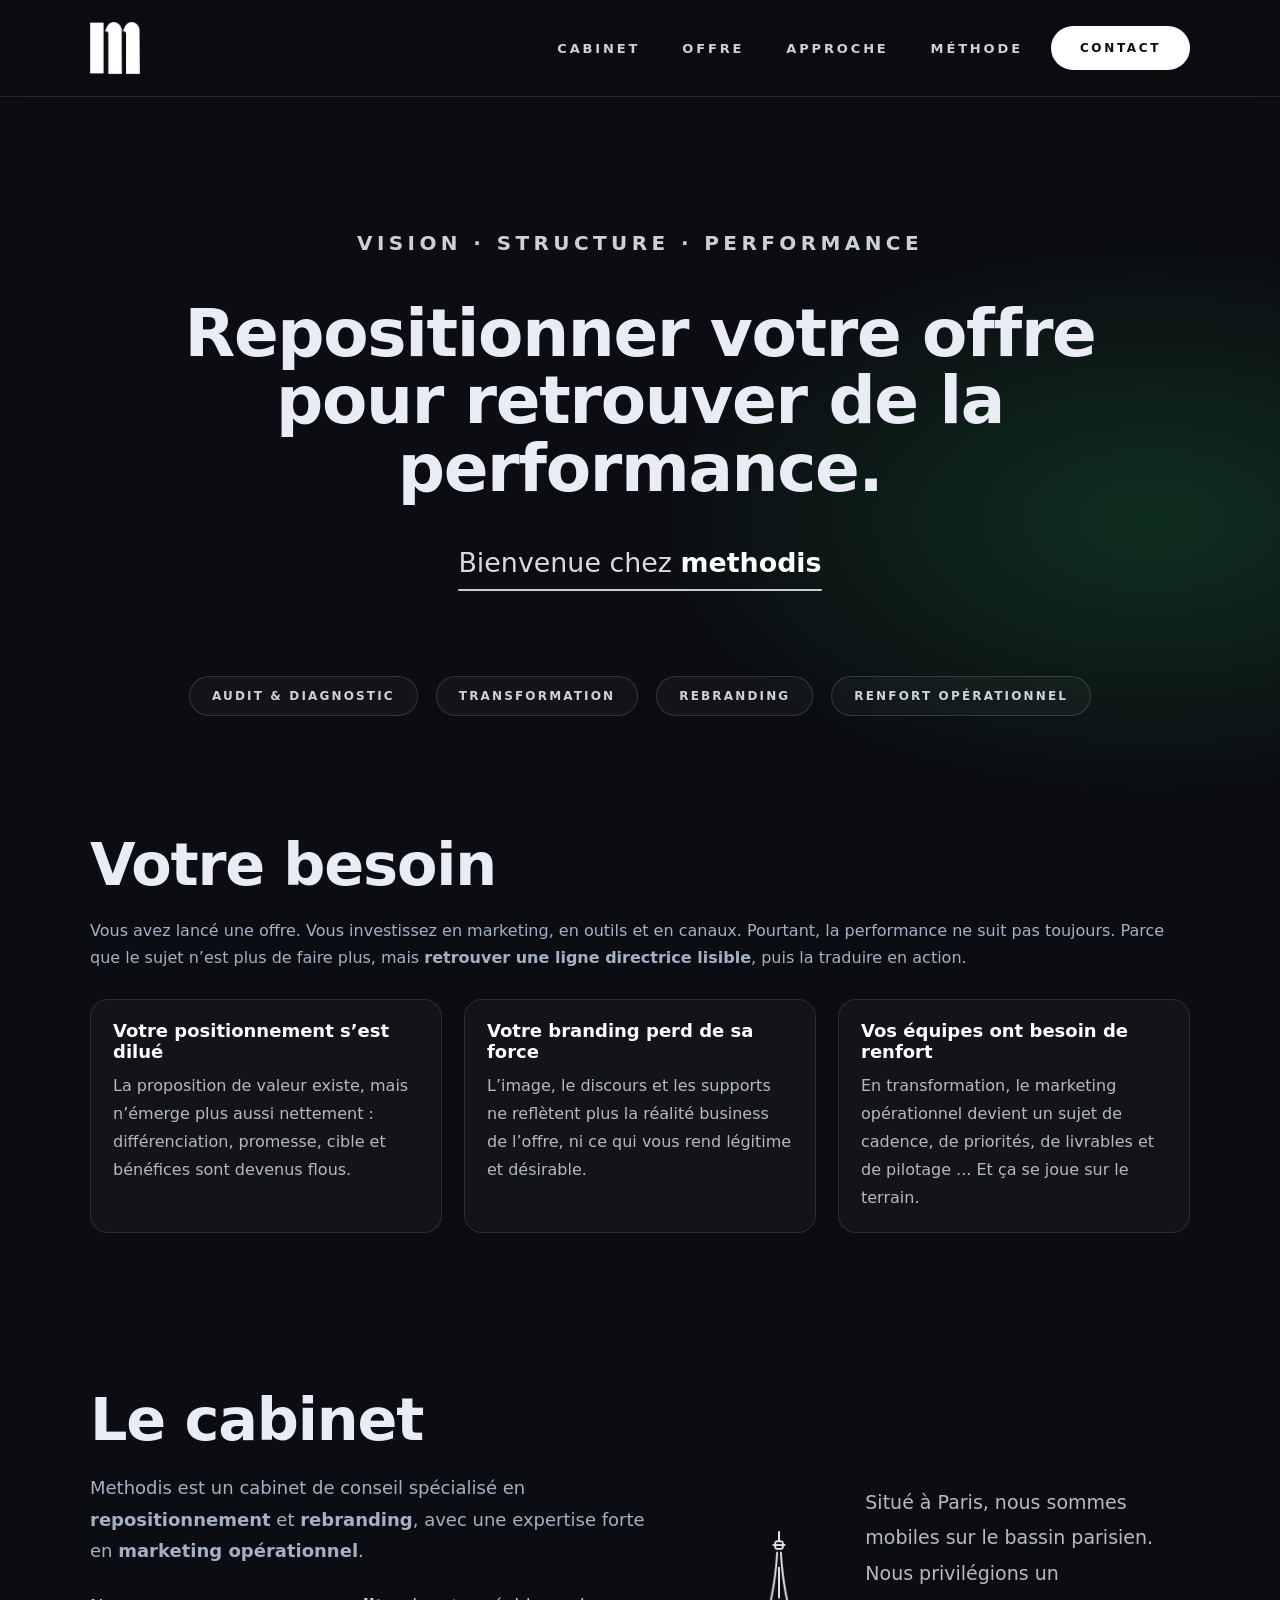
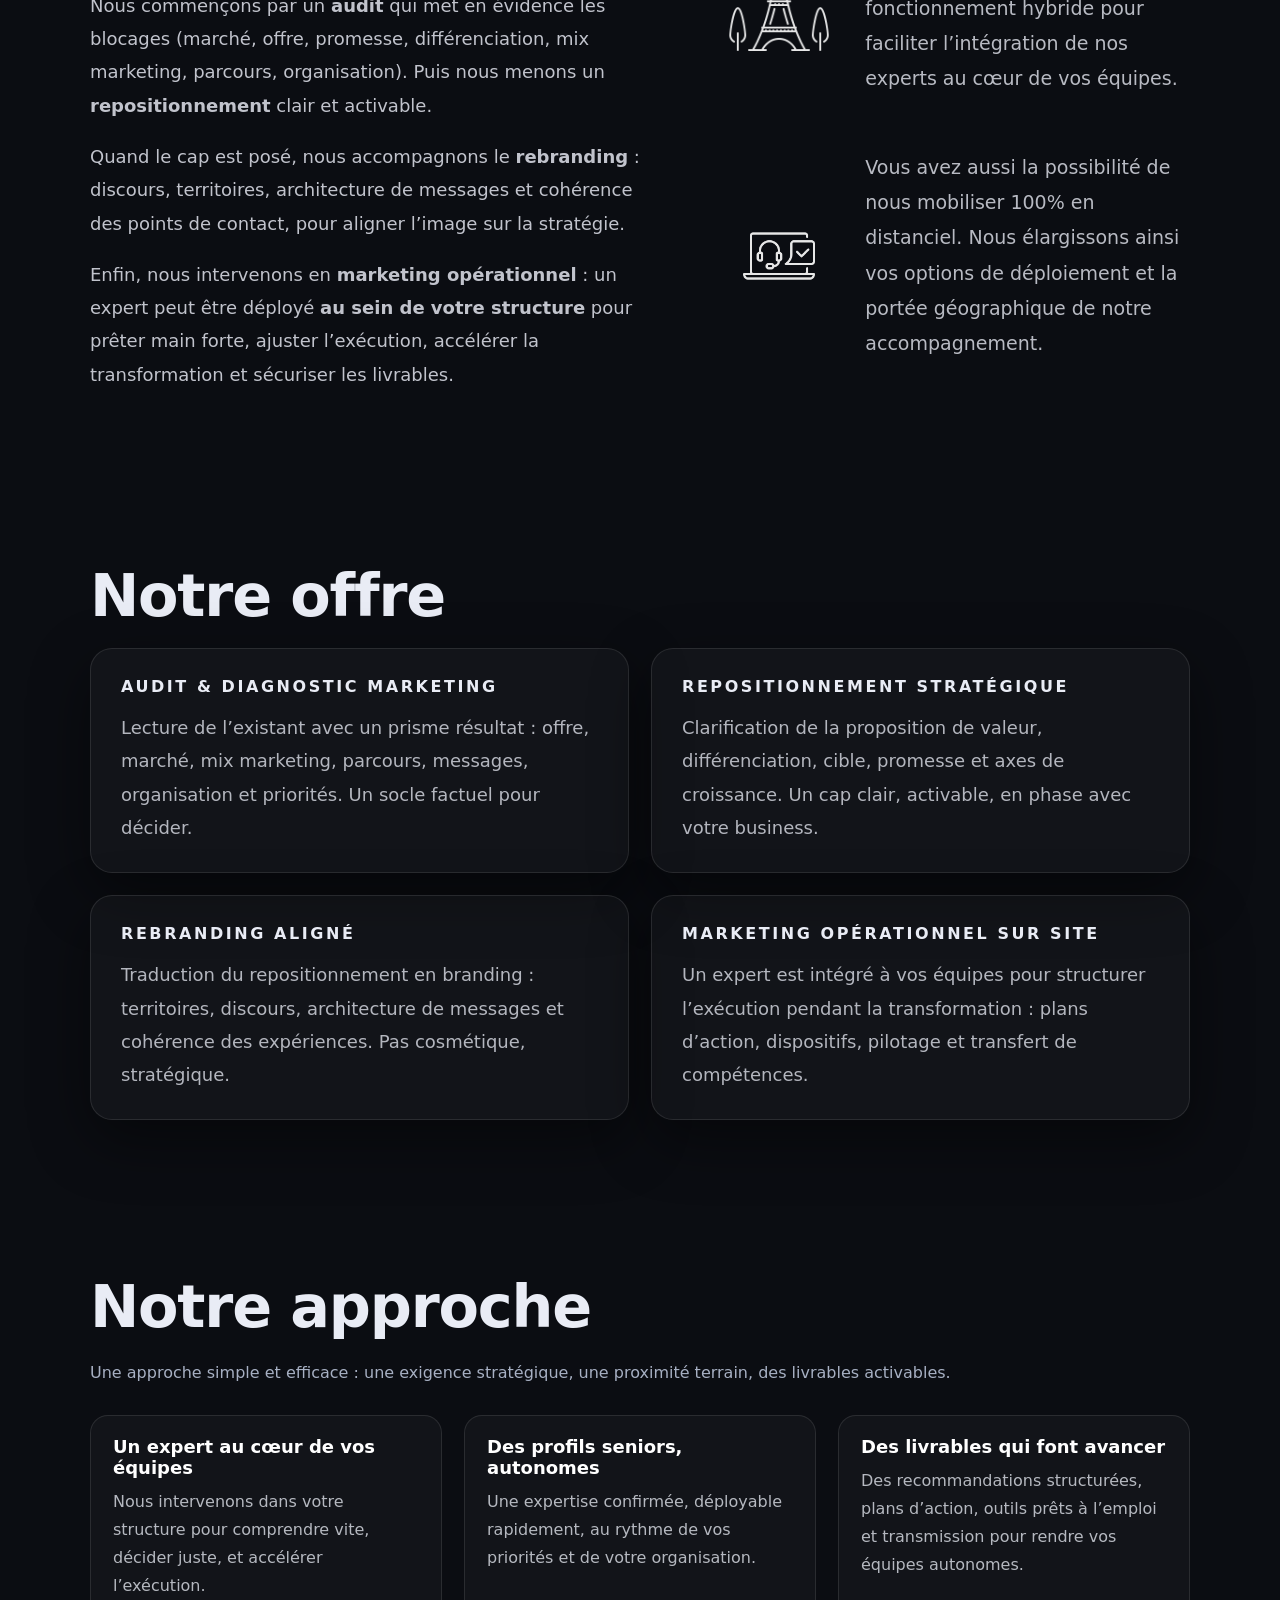
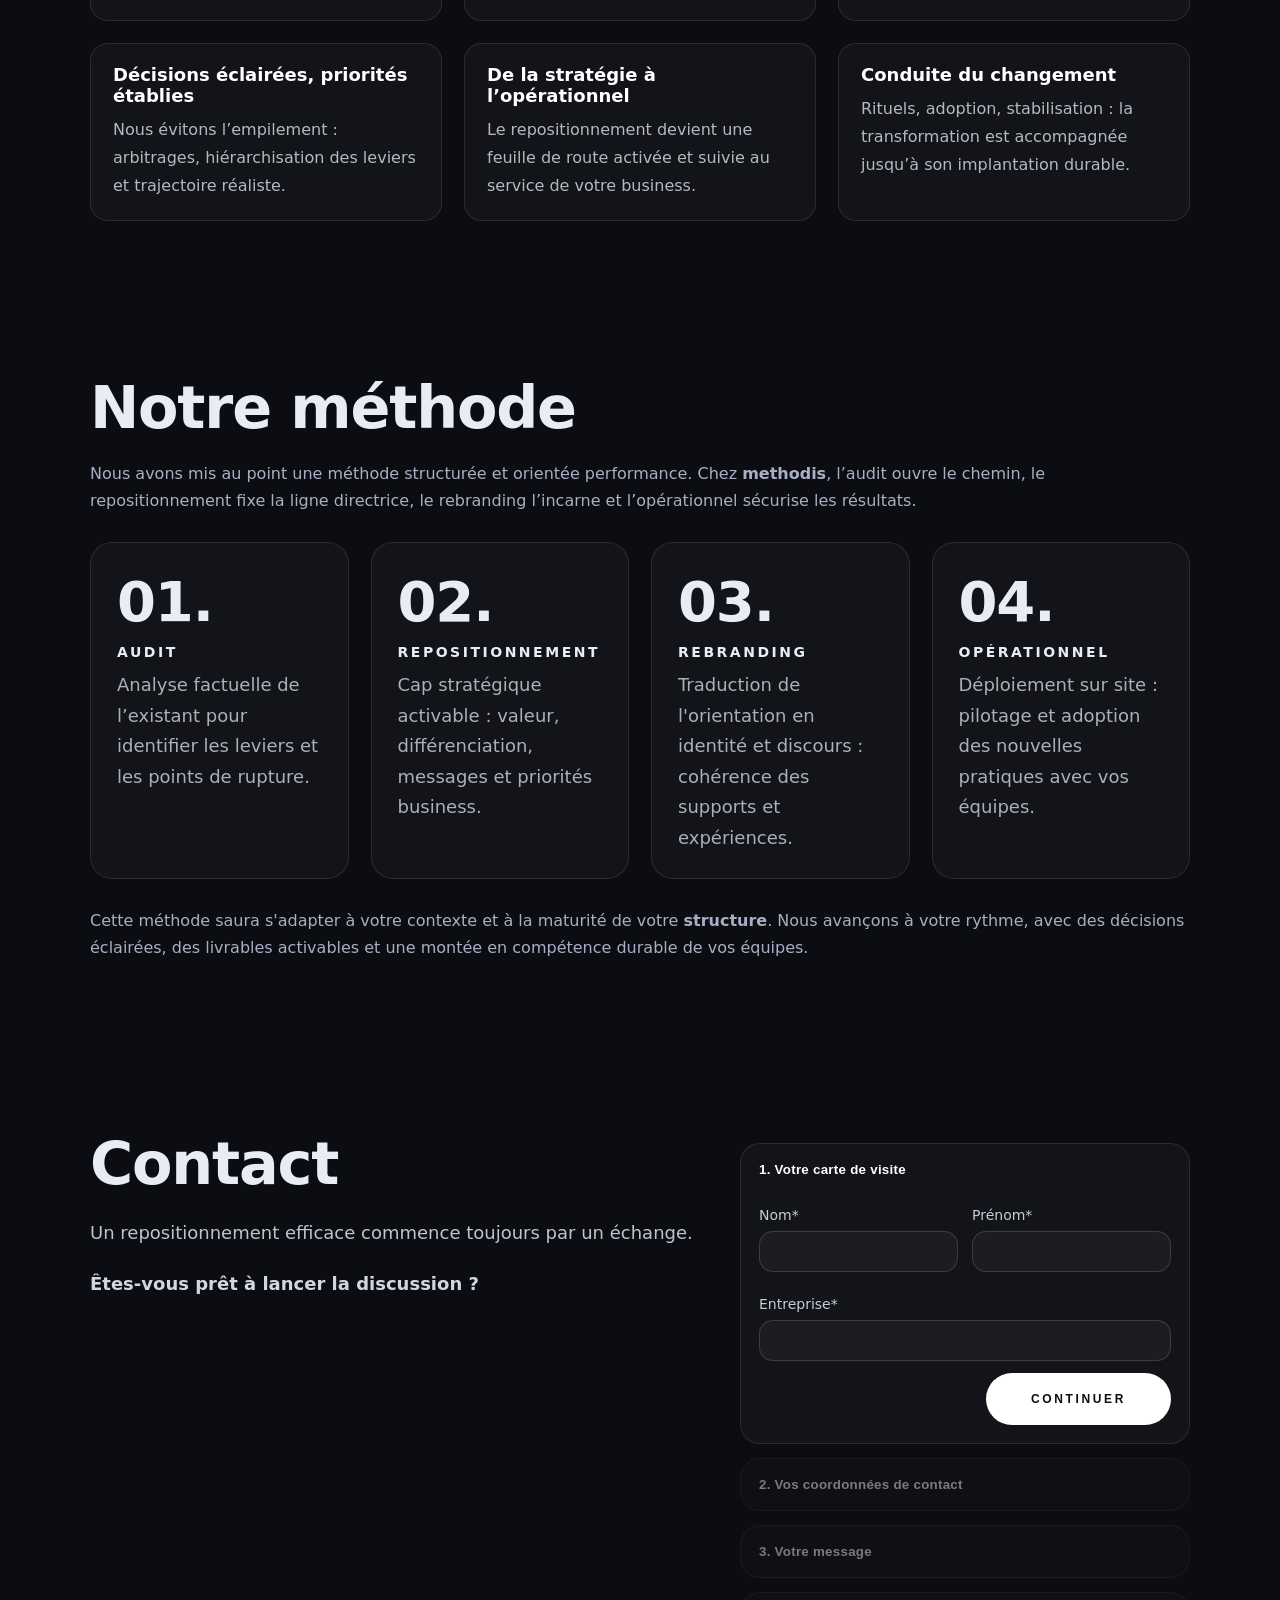
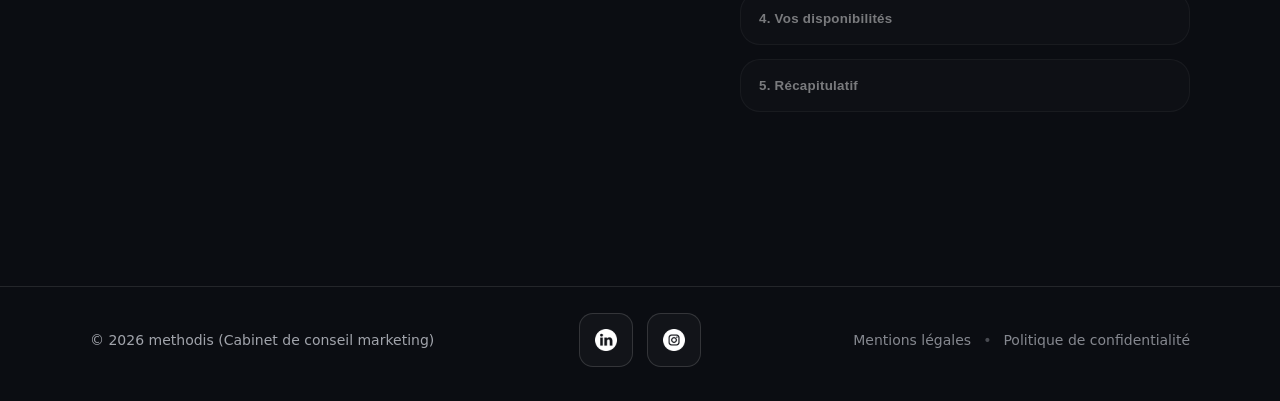
<file: index.html>
<!doctype html>
<html lang="fr">
  <head>
    <meta charset="UTF-8" />
    <meta name="viewport" content="width=device-width, initial-scale=1.0" />
    <title>methodis — Cabinet de conseil marketing</title>
    <meta
  name="description"
  content="Cabinet de conseil spécialisé en repositionnement, rebranding et marketing opérationnel sur site."
/>

<link rel="icon" href="/methodis/assets/favicon.ico">
<link rel="stylesheet" href="styles.css" />

  </head>

  <body>
    <!-- Header -->
    <header class="topbar">
      <div class="wrap topbar__inner">
        <a class="brand" href="#top" aria-label="Retour en haut">
          <img class="brand__logo" src="assets/logo_methodis_white.png" alt="methodis" />
        </a>

        <div class="topbar__right">
          <nav class="nav" aria-label="Navigation principale">
            <a class="nav__link" href="#cabinet">Cabinet</a>
            <a class="nav__link" href="#offre">Offre</a>
            <a class="nav__link" href="#approche">Approche</a>
            <a class="nav__link" href="#methode">Méthode</a>
          </nav>

          <a class="btn btn--contact" href="#contact">Contact</a>
        </div>
      </div>
      <div class="topbar__divider"></div>
    </header>

    <main id="top">
      <!-- HERO -->
<section class="hero">
  <div class="wrap hero__inner">
    <!-- 3 mots clés -->
    <p class="hero__kicker">VISION · STRUCTURE · PERFORMANCE</p>

    <!-- titre -->
    <h1 class="hero__title">
      Repositionner votre offre<br />
      pour retrouver de la performance.
    </h1>

    <!-- bienvenue -->
    <div class="hero__welcome">
      <span class="hero__welcomeText">
        Bienvenue chez <strong>methodis</strong>
      </span>
      <span class="hero__underline" aria-hidden="true"></span>
    </div>

    <!-- Pills (boussole) -->
    <div class="pillRow" aria-label="Axes d’intervention">
      <span class="pill">Audit &amp; diagnostic</span>
      <span class="pill">Transformation</span>
      <span class="pill">Rebranding</span>
      <span class="pill">Renfort opérationnel</span>
    </div>
  </div>
</section>

      <!-- VOTRE BESOIN -->
      <section class="section" id="besoin">
        <div class="wrap">
          <h2 class="h2">Votre besoin</h2>
          <p class="sub">
            Vous avez lancé une offre. Vous investissez en marketing, en outils et en canaux.
            Pourtant, la performance ne suit pas toujours. Parce que le sujet n’est plus de faire plus,
            mais <strong>retrouver une ligne directrice lisible</strong>, puis la traduire en action.
          </p>

          <div class="grid grid--3">
            <article class="barCard">
              <h3 class="barCard__title">Votre positionnement s’est dilué</h3>
              <p class="barCard__text">
                La proposition de valeur existe, mais n’émerge plus aussi nettement : différenciation, promesse,
                cible et bénéfices sont devenus flous.
              </p>
            </article>

            <article class="barCard">
              <h3 class="barCard__title">Votre branding perd de sa force</h3>
              <p class="barCard__text">
                L’image, le discours et les supports ne reflètent plus la réalité business de l’offre,
                ni ce qui vous rend légitime et désirable.
              </p>
            </article>

            <article class="barCard">
              <h3 class="barCard__title">Vos équipes ont besoin de renfort</h3>
              <p class="barCard__text">
                En transformation, le marketing opérationnel devient un sujet de cadence, de priorités,
                de livrables et de pilotage ... Et ça se joue sur le terrain.
              </p>
            </article>
          </div>
        </div>
      </section>

      <!-- CABINET -->
      <section class="section" id="cabinet">
        <div class="wrap cabinet">
          <div class="cabinet__left">
            <h2 class="h2">Le cabinet</h2>

            <p class="lead">
              Methodis est un cabinet de conseil spécialisé en <strong>repositionnement</strong> et
              <strong>rebranding</strong>, avec une expertise forte en <strong>marketing opérationnel</strong>.
            </p>

            <p class="p">
              Nous commençons par un <strong>audit</strong> qui met en évidence les blocages
              (marché, offre, promesse, différenciation, mix marketing, parcours, organisation).
              Puis nous menons un <strong>repositionnement</strong> clair et activable.
            </p>

            <p class="p">
              Quand le cap est posé, nous accompagnons le <strong>rebranding</strong> :
              discours, territoires, architecture de messages et cohérence des points de contact,
              pour aligner l’image sur la stratégie.
            </p>

            <p class="p">
              Enfin, nous intervenons en <strong>marketing opérationnel</strong> :
              un expert peut être déployé <strong>au sein de votre structure</strong> pour prêter main forte,
              ajuster l’exécution, accélérer la transformation et sécuriser les livrables.
            </p>
          </div>

          <div class="cabinet__right">
  <div class="cabinetAsides">
    <!-- Bloc Paris -->
    <div class="cabinetAside">
      <div class="cabinetAside__icon" aria-hidden="true">
        <img src="assets/eiffel-tower.png" alt="" />
      </div>

      <p class="cabinetAside__text">
        Situé à Paris, nous sommes mobiles sur le bassin parisien.
        Nous privilégions un fonctionnement hybride pour faciliter
        l’intégration de nos experts au cœur de vos équipes.
      </p>
    </div>

    <!-- Bloc Distanciel -->
    <div class="cabinetAside cabinetAside--remote">
      <div class="cabinetAside__icon" aria-hidden="true">
        <img src="assets/video-call.png" alt="" />
      </div>

      <p class="cabinetAside__text">
        Vous avez aussi la possibilité de nous mobiliser 100% en distanciel.
        Nous élargissons ainsi vos options de déploiement et la portée
        géographique de notre accompagnement.
      </p>
    </div>
  </div>
</div>
        </div>
      </section>

      <!-- OFFRE -->
      <section class="section" id="offre">
        <div class="wrap">
          <h2 class="h2">Notre offre</h2>

          <div class="grid grid--2">
            <article class="card">
              <h3 class="card__title">
                Audit &amp; diagnostic marketing
              </h3>
              <p class="card__text">
                Lecture de l’existant avec un prisme résultat : offre, marché, mix marketing, parcours,
                messages, organisation et priorités. Un socle factuel pour décider.
              </p>
            </article>

            <article class="card">
              <h3 class="card__title">
                Repositionnement stratégique
              </h3>
              <p class="card__text">
                Clarification de la proposition de valeur, différenciation, cible, promesse et axes de croissance.
                Un cap clair, activable, en phase avec votre business.
              </p>
            </article>

            <article class="card">
              <h3 class="card__title">
                Rebranding aligné
              </h3>
              <p class="card__text">
                Traduction du repositionnement en branding : territoires, discours, architecture de messages
                et cohérence des expériences. Pas cosmétique, stratégique.
              </p>
            </article>

            <article class="card">
              <h3 class="card__title">
                Marketing opérationnel sur site
              </h3>
              <p class="card__text">
                Un expert est intégré à vos équipes pour structurer l’exécution pendant la transformation :
                plans d’action, dispositifs, pilotage et transfert de compétences.
              </p>
            </article>
          </div>
        </div>
      </section>

      <!-- APPROCHE -->
      <section class="section" id="approche">
        <div class="wrap">
          <h2 class="h2">Notre approche</h2>
          <p class="sub">
            Une approche simple et efficace : une exigence stratégique, une proximité terrain, des livrables activables.
          </p>

          <div class="grid grid--3">
            <article class="barCard">
              <h3 class="barCard__title">Un expert au cœur de vos équipes</h3>
              <p class="barCard__text">
                Nous intervenons dans votre structure pour comprendre vite, décider juste, et accélérer l’exécution.
              </p>
            </article>

            <article class="barCard">
              <h3 class="barCard__title">Des profils seniors, autonomes</h3>
              <p class="barCard__text">
                Une expertise confirmée, déployable rapidement, au rythme de vos priorités et de votre organisation.
              </p>
            </article>

            <article class="barCard">
              <h3 class="barCard__title">Des livrables qui font avancer</h3>
              <p class="barCard__text">
                Des recommandations structurées, plans d’action, outils prêts à l’emploi et transmission pour rendre vos équipes autonomes.
              </p>
            </article>

            <article class="barCard">
              <h3 class="barCard__title">Décisions éclairées, priorités établies</h3>
              <p class="barCard__text">
                Nous évitons l’empilement : arbitrages, hiérarchisation des leviers et trajectoire réaliste.
              </p>
            </article>

            <article class="barCard">
              <h3 class="barCard__title">De la stratégie à l’opérationnel</h3>
              <p class="barCard__text">
                Le repositionnement devient une feuille de route activée et suivie au service de votre business.
              </p>
            </article>

            <article class="barCard">
              <h3 class="barCard__title">Conduite du changement</h3>
              <p class="barCard__text">
                Rituels, adoption, stabilisation : la transformation est accompagnée jusqu’à son implantation durable.
              </p>
            </article>
          </div>
        </div>
      </section>

      <!-- METHODE -->
      <section class="section" id="methode">
        <div class="wrap">
          <h2 class="h2">Notre méthode</h2>

          <p class="sub">
            Nous avons mis au point une méthode structurée et orientée performance.
            Chez <strong>methodis</strong>, l’audit ouvre le chemin, le repositionnement fixe la ligne directrice,
            le rebranding l’incarne et l’opérationnel sécurise les résultats.
          </p>

          <div class="grid grid--4">
            <article class="step">
              <div class="step__num">01.</div>
              <h3 class="step__title">Audit</h3>
              <p class="step__text">
                Analyse factuelle de l’existant pour identifier les leviers et les points de rupture.
              </p>
            </article>

            <article class="step">
              <div class="step__num">02.</div>
              <h3 class="step__title">Repositionnement</h3>
              <p class="step__text">
                Cap stratégique activable : valeur, différenciation, messages et priorités business.
              </p>
            </article>

            <article class="step">
              <div class="step__num">03.</div>
              <h3 class="step__title">Rebranding</h3>
              <p class="step__text">
                Traduction de l'orientation en identité et discours : cohérence des supports et expériences.
              </p>
            </article>

            <article class="step">
              <div class="step__num">04.</div>
              <h3 class="step__title">Opérationnel</h3>
              <p class="step__text">
                Déploiement sur site : pilotage et adoption des nouvelles pratiques avec vos équipes.
              </p>
            </article>
          </div>

          <p class="sub" style="margin-top:28px;">
            Cette méthode saura s'adapter à votre contexte et à la maturité de votre <strong>structure</strong>.
            Nous avançons à votre rythme, avec des décisions éclairées, des livrables activables
            et une montée en compétence durable de vos équipes.
          </p>
        </div>
      </section>

      <!-- CONTACT -->
<section class="section contact" id="contact">
  <div class="wrap contact__inner">
    <div class="contact__copy">
      <h2 class="h2">Contact</h2>
      <p class="p">Un repositionnement efficace commence toujours par un échange.</p>
      <p class="p p--strong">Êtes-vous prêt à lancer la discussion ?</p>
    </div>

    <!-- Le formulaire (à la place du bouton mailto) -->
    <div class="contact__form">
      <form id="contactForm"
      class="step-form"
      action="https://formspree.io/f/xzdzvlee"
      method="POST"
      novalidate>
        <input type="hidden" name="_subject" id="emailSubject" value="Nouveau contact — methodis" />
<input type="hidden" name="_template" value="table" />
<input type="text" name="_gotcha" style="display:none" />

        <!-- 1 -->
        <div class="formStep" data-step="1" data-required="nom,prenom,entreprise">
          <button type="button" class="formStep__header" aria-expanded="true">
            <span class="formStep__title">1. Votre carte de visite</span>
            <span class="formStep__status" aria-live="polite"></span>
          </button>

          <div class="formStep__panel">
            <div class="formGrid2">
              <label class="formField">
                <span>Nom*</span>
                <input name="nom" autocomplete="family-name" required />
              </label>

              <label class="formField">
                <span>Prénom*</span>
                <input name="prenom" autocomplete="given-name" required />
              </label>
            </div>

            <label class="formField">
              <span>Entreprise*</span>
              <input name="entreprise" autocomplete="organization" required />
            </label>

            <div class="formActions">
              <button type="button" class="btn btn--primary formBtn" data-next>Continuer</button>
            </div>
          </div>
        </div>

        <!-- 2 -->
        <div class="formStep is-locked" data-step="2" data-required="email">
          <button type="button" class="formStep__header" aria-expanded="false">
            <span class="formStep__title">2. Vos coordonnées de contact</span>
            <span class="formStep__status" aria-live="polite"></span>
          </button>

          <div class="formStep__panel">
            <label class="formField">
              <span>Votre adresse email*</span>
              <input name="email" type="email" autocomplete="email" required />
            </label>

            <label class="formField">
              <span>Votre numéro de téléphone</span>
              <input name="telephone" type="tel" autocomplete="tel" />
            </label>

            <label class="formField">
              <span>Votre site internet</span>
              <input name="site" type="url" placeholder="https://…" />
            </label>

            <div class="formActions">
              <button type="button" class="btn formBtn" data-prev>Retour</button>
              <button type="button" class="btn btn--primary formBtn" data-next>Continuer</button>
            </div>
          </div>
        </div>

        <!-- 3 -->
        <div class="formStep is-locked" data-step="3" data-required="sujet">
          <button type="button" class="formStep__header" aria-expanded="false">
            <span class="formStep__title">3. Votre message</span>
            <span class="formStep__status" aria-live="polite"></span>
          </button>

          <div class="formStep__panel">
            <label class="formField">
              <span>Sujet*</span>
              <input name="sujet" required />
            </label>

            <label class="formField">
              <span>Missions souhaitées</span>
              <input name="missions" placeholder="ex. repositionnement, audit, stratégie…" />
            </label>

            <label class="formField">
              <span>Message</span>
              <textarea name="message" rows="5" placeholder="Décrivez votre besoin…"></textarea>
            </label>

            <div class="formActions">
              <button type="button" class="btn formBtn" data-prev>Retour</button>
              <button type="button" class="btn btn--primary formBtn" data-next>Continuer</button>
            </div>
          </div>
        </div>

        <!-- 4 -->
        <div class="formStep is-locked" data-step="4" data-required="">
          <button type="button" class="formStep__header" aria-expanded="false">
            <span class="formStep__title">4. Vos disponibilités</span>
            <span class="formStep__status" aria-live="polite"></span>
          </button>

          <div class="formStep__panel">
            <label class="formField">
              <span>Pour être appelé (si numéro renseigné)</span>
              <input name="dispo_appel" placeholder="ex. lun–jeu 9h–12h / après 18h…" />
            </label>

            <label class="formField">
              <span>Pour un début de mission souhaité</span>
              <input name="debut_mission" placeholder="ex. dès février / Q2 / date…" />
            </label>

            <div class="formActions">
              <button type="button" class="btn formBtn" data-prev>Retour</button>
              <button type="button" class="btn btn--primary formBtn" data-next>Voir le récapitulatif</button>
            </div>
          </div>
        </div>

        <!-- 5 -->
        <div class="formStep is-locked" data-step="5" data-required="nom,prenom,entreprise,email,sujet">
          <button type="button" class="formStep__header" aria-expanded="false">
            <span class="formStep__title">5. Récapitulatif</span>
            <span class="formStep__status" aria-live="polite"></span>
          </button>

          <div class="formStep__panel">
            <div id="recap" class="recap"></div>

            <div class="formActions">
              <button type="button" class="btn formBtn" data-prev>Retour</button>
              <button type="submit" class="btn btn--primary formBtn">Envoyer</button>
            </div>

            <p class="fineprint">
              En envoyant ce message, vous acceptez d’être recontacté dans le cadre de votre demande.
            </p>
          </div>
        </div>

        <div id="formToast" class="toast" role="status" aria-live="polite"></div>
      </form>
    </div>
  </div>
</section>

      <!-- FOOTER -->
      <footer class="footer">
        <div class="wrap footer__inner">
          <div class="footer__left">
            <div class="footer__line">© 2026 methodis (Cabinet de conseil marketing)</div>
          </div>

          <div class="social" aria-label="Réseaux sociaux">
            <a
              class="social__btn"
              href="https://www.linkedin.com/company/methodis-consulting/"
              target="_blank"
              rel="noopener noreferrer"
              aria-label="LinkedIn"
            >
              <img
                src="assets/picto_linkedin.png"
                alt="LinkedIn methodis"
                width="22"
                height="22"
              />
            </a>

            <a
              class="social__btn"
              href="https://www.instagram.com/methodis.conseil/"
              target="_blank"
              rel="noopener noreferrer"
              aria-label="Instagram"
            >
              <img
                src="assets/picto_instagram.png"
                alt="Instagram methodis"
                width="22"
                height="22"
              />
            </a>
          </div>

          <div class="footer__right">
            <a href="/methodis/mentionslegales.html" class="footer__link">Mentions légales</a>
            <span class="footer__dot">•</span>
            <a href="/methodis/politiqueconfidentialite.html" class="footer__link">
              Politique de confidentialité
            </a>
          </div>
        </div>
      </footer>
    </main>
    <script>
(() => {
  const form = document.getElementById("contactForm");
  if (!form) return;

  const steps = Array.from(form.querySelectorAll(".formStep"));
  const toast = document.getElementById("formToast");
  const recapEl = document.getElementById("recap");

  const getStep = (n) => steps.find(s => Number(s.dataset.step) === n);

  const setToast = (msg) => { if (toast) toast.textContent = msg || ""; };

  const requiredFieldsOf = (stepEl) => {
    const list = (stepEl.dataset.required || "").split(",").map(s => s.trim()).filter(Boolean);
    return list.map(name => form.elements[name]).filter(Boolean);
  };

  const isFilled = (field) => ((field?.value || "").trim().length > 0);

  const validateStep = (stepEl) => {
    const req = requiredFieldsOf(stepEl);
    for (const field of req) {
      if (!isFilled(field)) return { ok: false, field, reason: "required" };
      if (typeof field.checkValidity === "function" && !field.checkValidity()) {
        return { ok: false, field, reason: "invalid" };
      }
    }
    return { ok: true };
  };

  const collapse = (stepEl) => {
    stepEl.classList.add("is-collapsed");
    stepEl.querySelector(".formStep__header")?.setAttribute("aria-expanded", "false");
  };

  const expand = (stepEl) => {
    stepEl.classList.remove("is-collapsed");
    stepEl.classList.remove("is-locked");
    stepEl.querySelector(".formStep__header")?.setAttribute("aria-expanded", "true");
  };

  const lock = (stepEl) => {
    stepEl.classList.add("is-locked");
    stepEl.classList.add("is-collapsed");
    stepEl.querySelector(".formStep__header")?.setAttribute("aria-expanded", "false");
  };

  const markDone = (stepEl, done) => {
    stepEl.classList.toggle("is-done", !!done);
    const status = stepEl.querySelector(".formStep__status");
    if (status) status.textContent = done ? "Rempli" : "";
  };

  const focusField = (field) => {
    field?.focus?.();
    field?.scrollIntoView?.({ behavior: "smooth", block: "center" });
  };

  const unlockNext = (currentStepNumber) => {
    const next = getStep(currentStepNumber + 1);
    if (!next) return;
    next.classList.remove("is-locked");
  };

  const stepNumber = (el) => Number(el.dataset.step);

  // init
  expand(getStep(1));
  steps.slice(1).forEach(lock);

  // header click
  steps.forEach(stepEl => {
    const header = stepEl.querySelector(".formStep__header");
    header?.addEventListener("click", () => {
      if (stepEl.classList.contains("is-locked")) return;
      const isCollapsed = stepEl.classList.contains("is-collapsed");
      if (isCollapsed) expand(stepEl);
      else collapse(stepEl);
    });
  });

  // next/prev
  form.addEventListener("click", (e) => {
    const nextBtn = e.target.closest("[data-next]");
    const prevBtn = e.target.closest("[data-prev]");
    if (!nextBtn && !prevBtn) return;

    const current = e.target.closest(".formStep");
    if (!current) return;
    const n = stepNumber(current);

    if (prevBtn) {
      setToast("");
      const prev = getStep(n - 1);
      if (prev && !prev.classList.contains("is-locked")) {
        expand(prev);
        collapse(current);
      }
      return;
    }

    if (nextBtn) {
      setToast("");
      const result = validateStep(current);
      if (!result.ok) {
        markDone(current, false);
        setToast(result.reason === "invalid"
          ? "Un champ semble invalide (ex. email)."
          : "Il manque un ou plusieurs champs obligatoires (*)");
        expand(current);
        focusField(result.field);
        return;
      }

      markDone(current, true);
      collapse(current);

      unlockNext(n);
      const next = getStep(n + 1);
      if (next) expand(next);

      if (n + 1 === 5) buildRecap();
    }
  });

  function buildRecap() {
    if (!recapEl) return;
    const v = (name) => (form.elements[name]?.value || "").trim();

    const sections = [
      { title: "Votre carte de visite", items: [["Nom", v("nom")], ["Prénom", v("prenom")], ["Entreprise", v("entreprise")]] },
      { title: "Coordonnées de contact", items: [["Email", v("email")], ["Téléphone", v("telephone")], ["Site", v("site")]] },
      { title: "Votre message", items: [["Sujet", v("sujet")], ["Missions souhaitées", v("missions")], ["Message", v("message")]] },
      { title: "Disponibilités", items: [["Pour être appelé", v("dispo_appel")], ["Début de mission", v("debut_mission")]] },
    ];

    recapEl.innerHTML = sections.map(s => {
      const items = s.items
        .filter(([_, val]) => val)
        .map(([k, val]) => `<p><strong>${escapeHtml(k)} :</strong> ${escapeHtml(val)}</p>`)
        .join("");
      return `<h4>${escapeHtml(s.title)}</h4>${items || "<p>—</p>"}`;
    }).join("");
  }

  function escapeHtml(str) {
    return String(str)
      .replaceAll("&", "&amp;")
      .replaceAll("<", "&lt;")
      .replaceAll(">", "&gt;")
      .replaceAll('"', "&quot;")
      .replaceAll("'", "&#039;");
  }

  // submit (Formspree)
form.addEventListener("submit", async (e) => {
  e.preventDefault();
  setToast("");

  const recapStep = getStep(5);
  const result = validateStep(recapStep);
  if (!result.ok) {
    setToast("Avant d’envoyer, il manque un champ obligatoire (*) dans les étapes précédentes.");
    focusField(result.field);
    return;
  }

  const endpoint = form.getAttribute("action");
  if (!endpoint) {
    setToast("Pour activer l’envoi, ajoute l’URL Formspree dans action=\"...\".");
    return;
  }

  try {
    // Met le champ "Sujet" dans l’objet de l’email reçu
    const subj = (form.elements["sujet"]?.value || "").trim();
    const hidden = document.getElementById("emailSubject");
    if (hidden && subj) {
      hidden.value = "Contact methodis — " + subj;
    }

    const fd = new FormData(form);
    const res = await fetch(endpoint, {
      method: "POST",
      body: fd,
      headers: { "Accept": "application/json" }
    });

    if (!res.ok) throw new Error("HTTP " + res.status);

    setToast("Votre message est envoyé ! Nous revenons vers vous au plus vite.");
    form.reset();

    // Reset visuel du formulaire
    steps.forEach(s => s.classList.remove("is-done","is-collapsed","is-locked"));
    expand(getStep(1));
    steps.slice(1).forEach(lock);

  } catch (err) {
    setToast("Oups — l’envoi a échoué. Vous pouvez réessayer ou me contacter autrement.");
  }
});
})();
</script>

  </body>
</html>
</file>
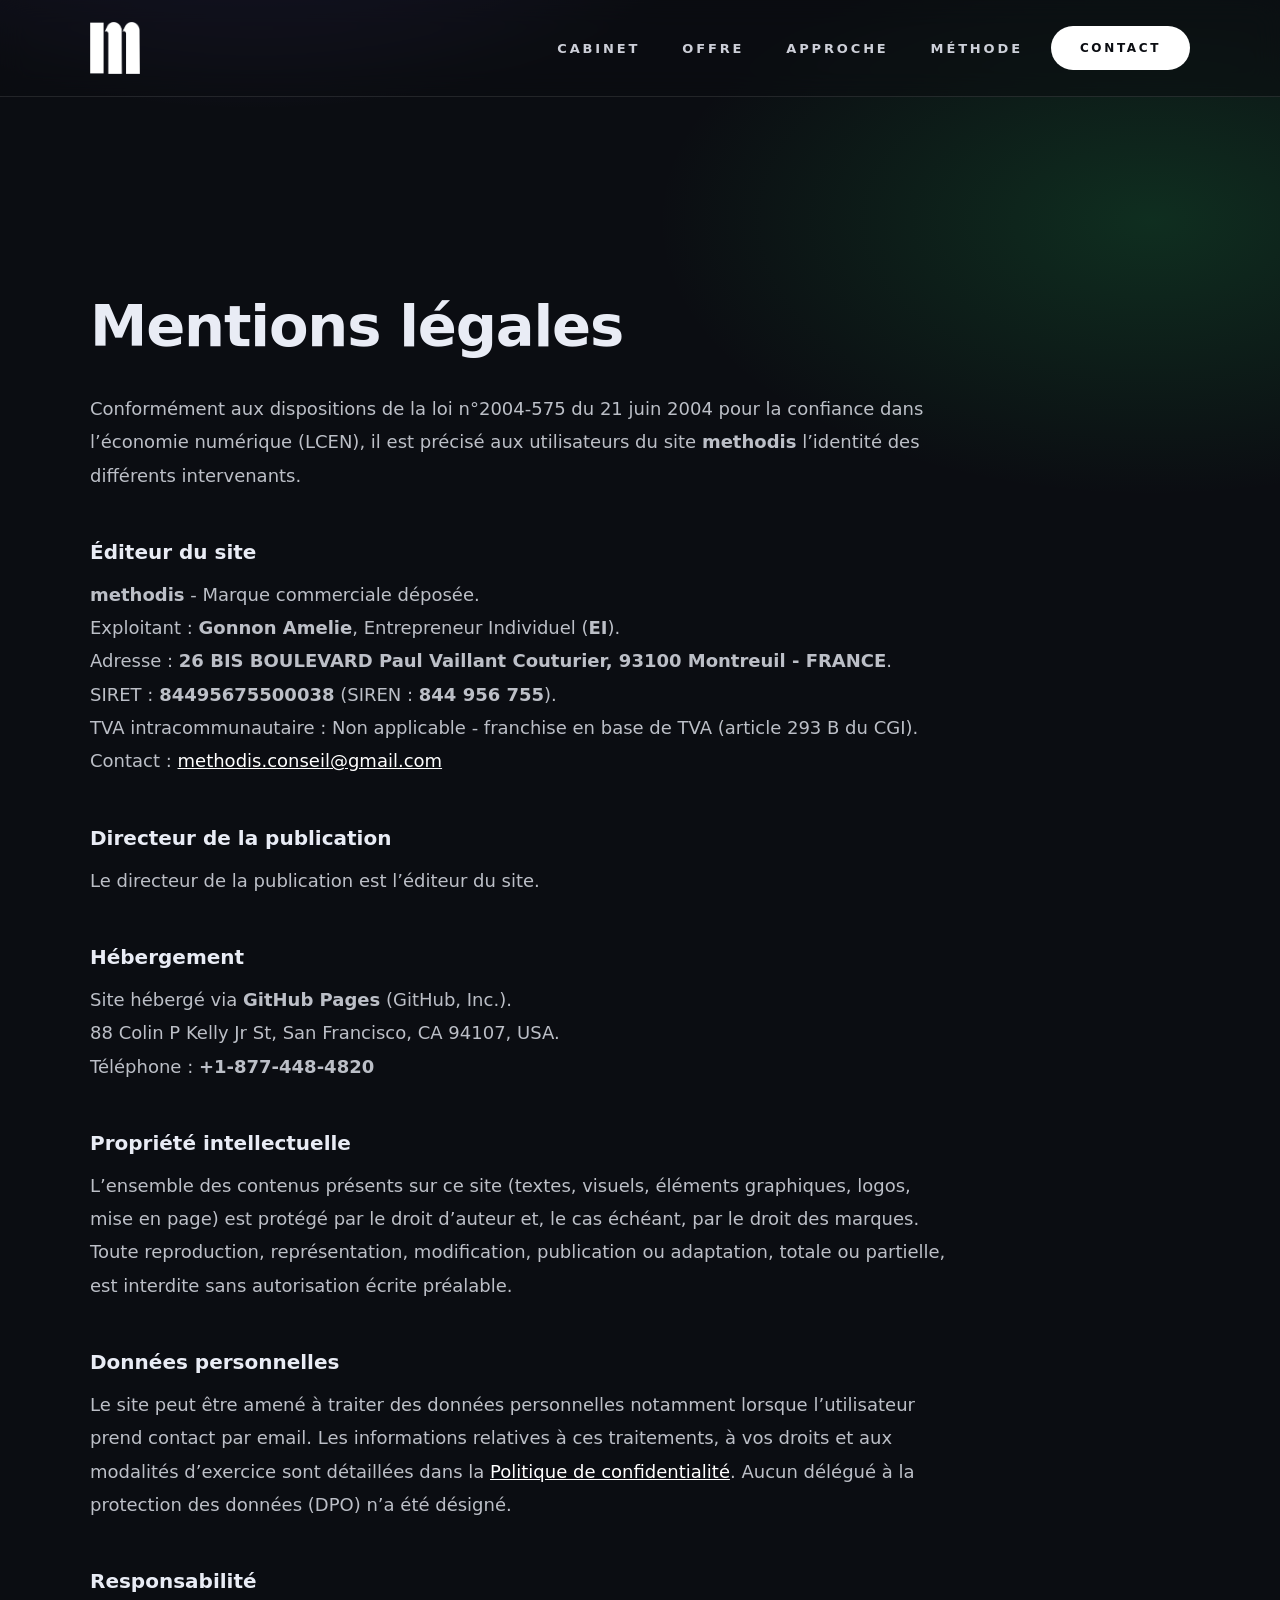
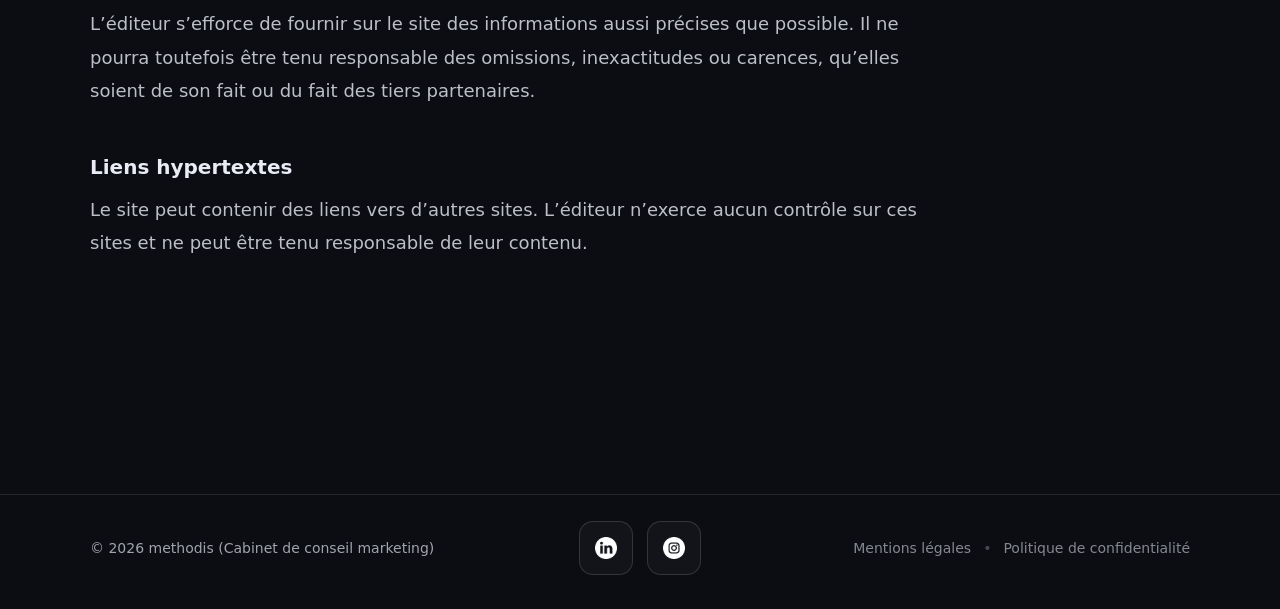
<file: mentionslegales.html>
<!doctype html>
<html lang="fr">
  <head>
    <meta charset="UTF-8" />
    <meta name="viewport" content="width=device-width, initial-scale=1.0" />
    <title>Mentions légales — methodis</title>
    <meta name="description" content="Mentions légales du site methodis." />
    <link rel="stylesheet" href="styles.css" />
  </head>

  <body>
    <!-- Header (même style que l’accueil) -->
    <header class="topbar">
      <div class="wrap topbar__inner">
        <a class="brand" href="index.html#top" aria-label="Retour à l'accueil">
          <img
            class="brand__logo"
            src="assets/logo_methodis_white.png"
            alt="methodis"
          />
        </a>

        <div class="topbar__right">
          <nav class="nav" aria-label="Navigation principale">
            <a class="nav__link" href="index.html#cabinet">Cabinet</a>
            <a class="nav__link" href="index.html#offre">Offre</a>
            <a class="nav__link" href="index.html#approche">Approche</a>
            <a class="nav__link" href="index.html#methode">Méthode</a>
          </nav>

          <a class="btn btn--contact" href="index.html#contact">Contact</a>
        </div>
      </div>
      <div class="topbar__divider"></div>
    </header>

    <main id="top">
      <section class="section">
        <div class="wrap legal">
          <h1 class="h2">Mentions légales</h1>

          <p class="p">
            Conformément aux dispositions de la loi n°2004-575 du 21 juin 2004 pour
            la confiance dans l’économie numérique (LCEN), il est précisé aux utilisateurs
            du site <strong>methodis</strong> l’identité des différents intervenants.
          </p>

          <h2 class="legal__h3">Éditeur du site</h2>
          <p class="p">
            <strong>methodis</strong> - Marque commerciale déposée.<br />
            Exploitant : <strong>Gonnon Amelie</strong>, Entrepreneur Individuel (<strong>EI</strong>).<br />
            Adresse : <strong>26 BIS BOULEVARD Paul Vaillant Couturier, 93100 Montreuil - FRANCE</strong>.<br />
            SIRET : <strong>84495675500038</strong> (SIREN : <strong>844 956 755</strong>).<br />
            TVA intracommunautaire : Non applicable - franchise en base de TVA (article 293 B du CGI).<br />
            Contact : <a class="legal__link" href="mailto:methodis.conseil@gmail.com">methodis.conseil@gmail.com</a>
          </p>

          <h2 class="legal__h3">Directeur de la publication</h2>
          <p class="p">
            Le directeur de la publication est l’éditeur du site.
          </p>

          <h2 class="legal__h3">Hébergement</h2>
          <p class="p">
            Site hébergé via <strong>GitHub Pages</strong> (GitHub, Inc.).<br />
            88 Colin P Kelly Jr St, San Francisco, CA 94107, USA.<br />
            Téléphone : <strong>+1-877-448-4820</strong>
          </p>

          <h2 class="legal__h3">Propriété intellectuelle</h2>
          <p class="p">
            L’ensemble des contenus présents sur ce site (textes, visuels, éléments
            graphiques, logos, mise en page) est protégé par le droit d’auteur et,
            le cas échéant, par le droit des marques. Toute reproduction,
            représentation, modification, publication ou adaptation, totale ou
            partielle, est interdite sans autorisation écrite préalable.
          </p>

          <h2 class="legal__h3">Données personnelles</h2>
          <p class="p">
            Le site peut être amené à traiter des données personnelles notamment lorsque
            l’utilisateur prend contact par email. Les informations relatives à ces traitements,
            à vos droits et aux modalités d’exercice sont détaillées dans la
            <a class="legal__link" href="/methodis/politiqueconfidentialite.html">Politique de confidentialité</a>.
            Aucun délégué à la protection des données (DPO) n’a été désigné.
          </p>

          <h2 class="legal__h3">Responsabilité</h2>
          <p class="p">
            L’éditeur s’efforce de fournir sur le site des informations aussi
            précises que possible. Il ne pourra toutefois être tenu responsable
            des omissions, inexactitudes ou carences, qu’elles soient de son fait
            ou du fait des tiers partenaires.
          </p>

          <h2 class="legal__h3">Liens hypertextes</h2>
          <p class="p">
            Le site peut contenir des liens vers d’autres sites. L’éditeur n’exerce
            aucun contrôle sur ces sites et ne peut être tenu responsable de leur
            contenu.
          </p>
        </div>
      </section>

      <!-- Footer identique -->
      <footer class="footer">
        <div class="wrap footer__inner">
          <div class="footer__left">
            <div class="footer__line">© 2026 methodis (Cabinet de conseil marketing)</div>
          </div>

          <div class="social" aria-label="Réseaux sociaux">
  <a
    class="social__btn"
    href="https://www.linkedin.com/company/methodis-consulting/"
    target="_blank"
    rel="noopener noreferrer"
    aria-label="LinkedIn"
  >
    <img
      src="assets/picto_linkedin.png"
      alt="LinkedIn methodis"
      width="22"
      height="22"
    />
  </a>

  <a
    class="social__btn"
    href="https://www.instagram.com/methodis.conseil/"
    target="_blank"
    rel="noopener noreferrer"
    aria-label="Instagram"
  >
    <img
      src="assets/picto_instagram.png"
      alt="Instagram methodis"
      width="22"
      height="22"
    />
  </a>
</div>

          <div class="footer__right">
            <a href="/methodis/mentionslegales.html" class="footer__link">Mentions légales</a>
            <span class="footer__dot">•</span>
            <a href="/methodis/politiqueconfidentialite.html" class="footer__link">
              Politique de confidentialité
            </a>
          </div>
        </div>
      </footer>
    </main>
  </body>
</html>
</file>
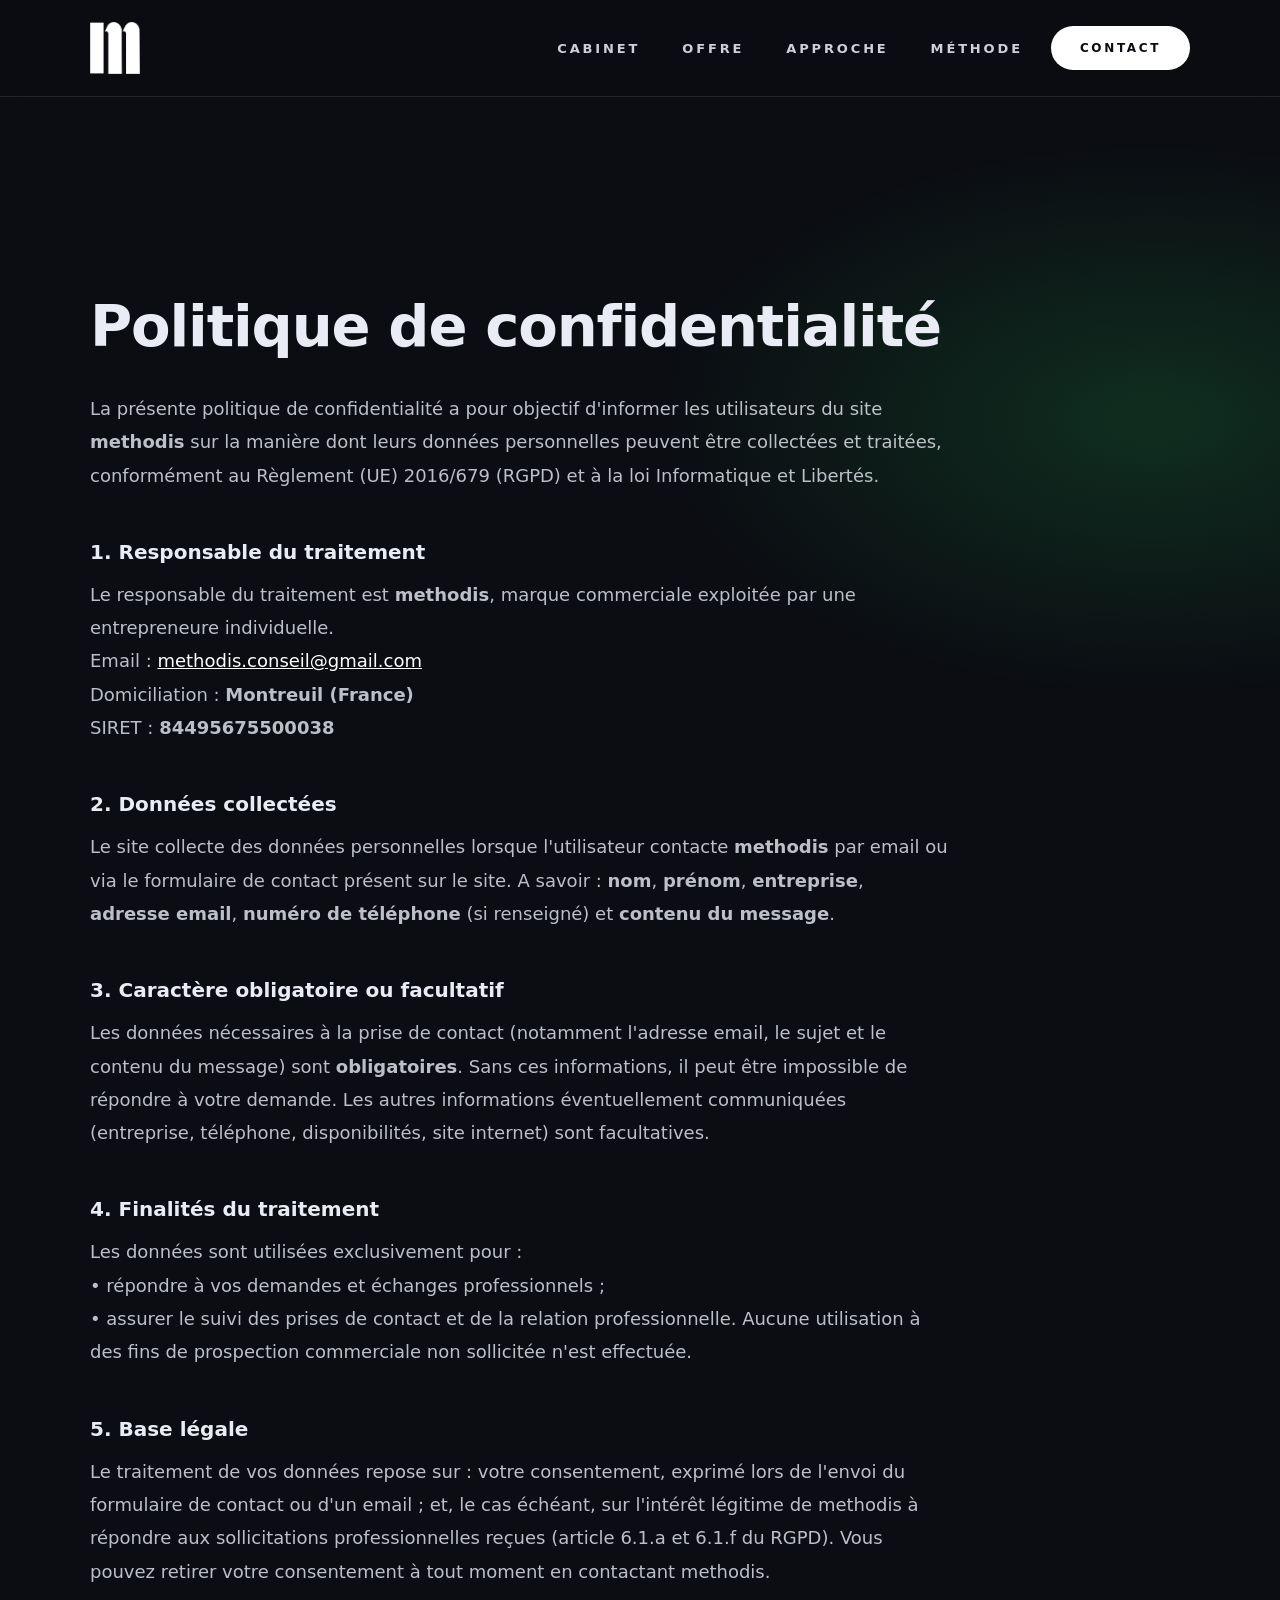
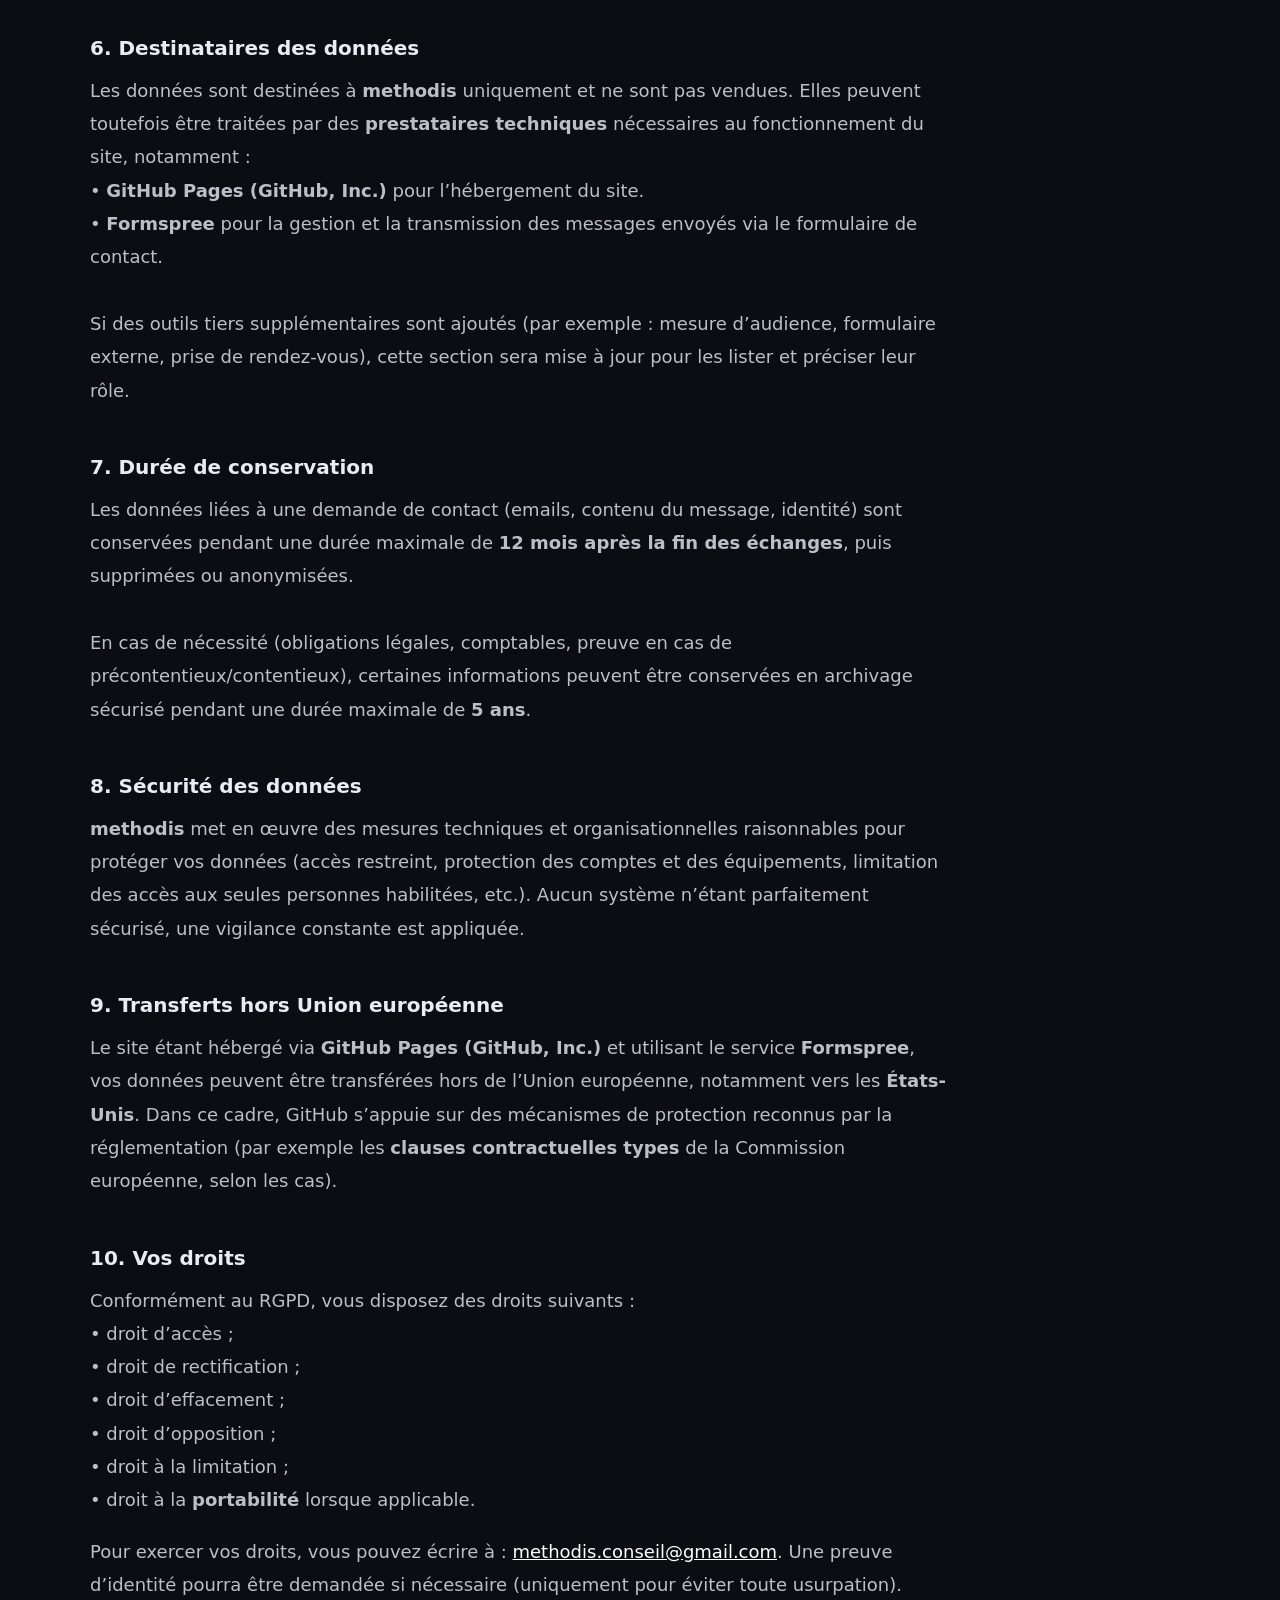
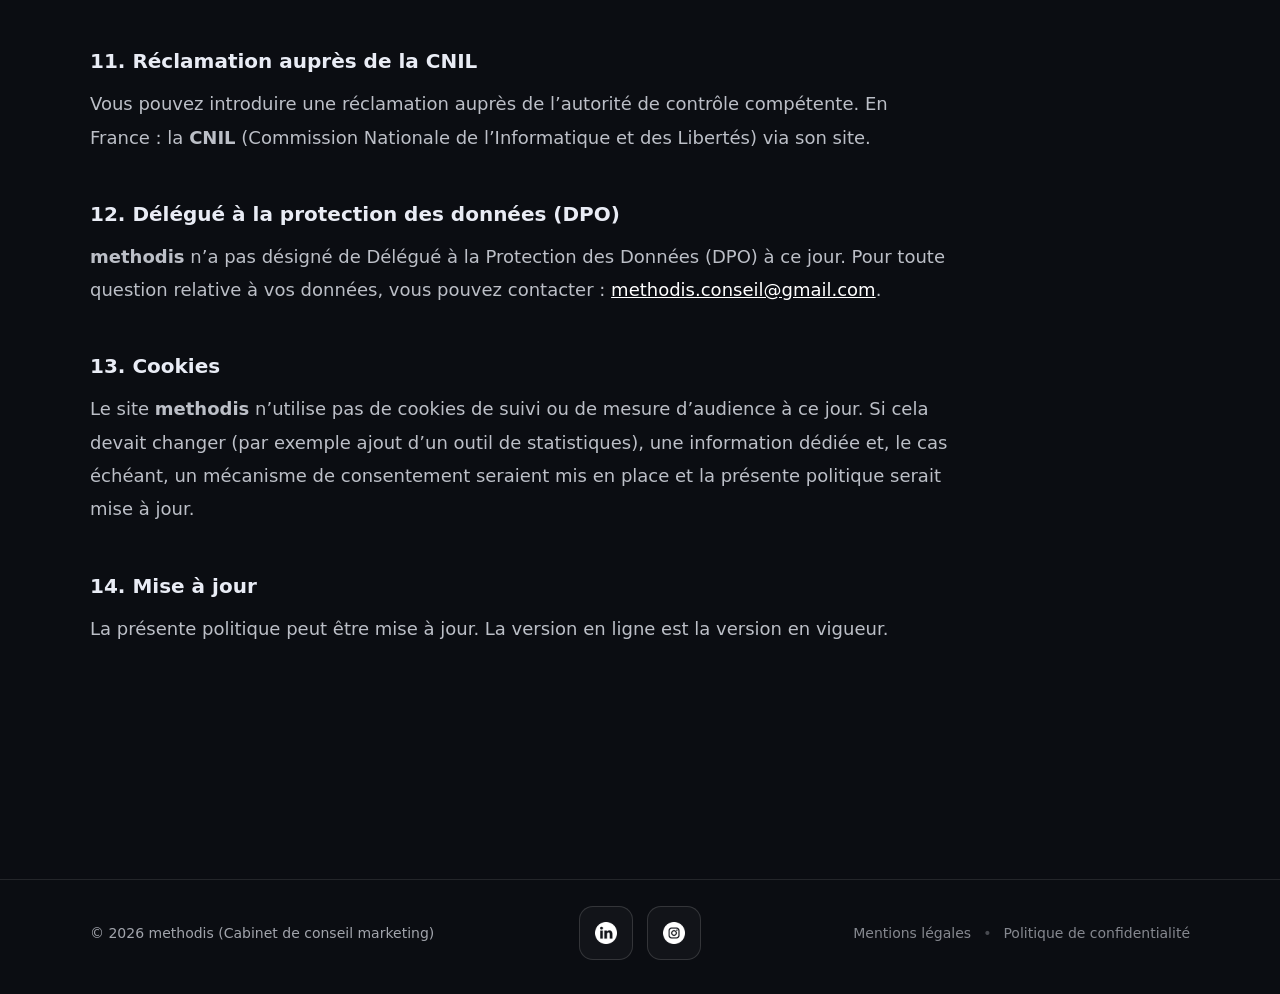
<file: politiqueconfidentialite.html>
<!doctype html>
<html lang="fr">
  <head>
    <meta charset="UTF-8" />
    <meta name="viewport" content="width=device-width, initial-scale=1.0" />
    <title>Politique de confidentialité — methodis</title>
    <meta name="description" content="Politique de confidentialité du site methodis." />
    <link rel="stylesheet" href="styles.css" />
  </head>

  <body>
    <!-- Header (même style que l’accueil) -->
    <header class="topbar">
      <div class="wrap topbar__inner">
        <a class="brand" href="index.html#top" aria-label="Retour à l'accueil">
          <img
            class="brand__logo"
            src="assets/logo_methodis_white.png"
            alt="methodis"
          />
        </a>

        <div class="topbar__right">
          <nav class="nav" aria-label="Navigation principale">
            <a class="nav__link" href="index.html#cabinet">Cabinet</a>
            <a class="nav__link" href="index.html#offre">Offre</a>
            <a class="nav__link" href="index.html#approche">Approche</a>
            <a class="nav__link" href="index.html#methode">Méthode</a>
          </nav>

          <a class="btn btn--contact" href="index.html#contact">Contact</a>
        </div>
      </div>
      <div class="topbar__divider"></div>
    </header>

    <main id="top">
      <section class="section">
        <div class="wrap legal">
          <h1 class="h2">Politique de confidentialité</h1>

          <p class="p">
            La présente politique de confidentialité a pour objectif d'informer les utilisateurs du site 
            <strong>methodis</strong> sur la manière dont leurs données personnelles peuvent être collectées et traitées, 
            conformément au Règlement (UE) 2016/679 (RGPD) et à la loi Informatique et Libertés.
          </p>

          <h2 class="legal__h3">1. Responsable du traitement</h2>
          <p class="p">
            Le responsable du traitement est <strong>methodis</strong>, marque commerciale exploitée par une entrepreneure individuelle.
            <br />
            Email : <a class="legal__link" href="mailto:methodis.conseil@gmail.com">methodis.conseil@gmail.com</a>
            <br />
            Domiciliation : <strong>Montreuil (France)</strong>
            <br />
            SIRET : <strong>84495675500038</strong>
          </p>

          <h2 class="legal__h3">2. Données collectées</h2>
          <p class="p">
            Le site collecte des données personnelles lorsque l'utilisateur contacte <strong>methodis</strong> 
            par email ou via le formulaire de contact présent sur le site. A savoir :
            <strong>nom</strong>, <strong>prénom</strong>, <strong>entreprise</strong>, <strong>adresse email</strong>, 
            <strong>numéro de téléphone</strong> (si renseigné) et <strong>contenu du message</strong>.
          </p>

          <h2 class="legal__h3">3. Caractère obligatoire ou facultatif</h2>
          <p class="p">
            Les données nécessaires à la prise de contact (notamment l'adresse email, le sujet et le contenu du message) 
            sont <strong>obligatoires</strong>. Sans ces informations, il peut être impossible de répondre à votre demande.
            Les autres informations éventuellement communiquées (entreprise, téléphone, disponibilités, site internet) sont facultatives.
          </p>

          <h2 class="legal__h3">4. Finalités du traitement</h2>
          <p class="p">
            Les données sont utilisées exclusivement pour :
            <br />• répondre à vos demandes et échanges professionnels ;
            <br />• assurer le suivi des prises de contact et de la relation professionnelle.
            Aucune utilisation à des fins de prospection commerciale non sollicitée n'est effectuée.
          </p>

          <h2 class="legal__h3">5. Base légale</h2>
          <p class="p">
            Le traitement de vos données repose sur : votre consentement, exprimé lors de l'envoi du formulaire de contact ou d'un email ;
            et, le cas échéant, sur l'intérêt légitime de methodis à répondre aux sollicitations professionnelles reçues 
            (article 6.1.a et 6.1.f du RGPD). Vous pouvez retirer votre consentement à tout moment en contactant methodis.
          </p>

          <h2 class="legal__h3">6. Destinataires des données</h2>
          <p class="p">
            Les données sont destinées à <strong>methodis</strong> uniquement et ne sont pas vendues.
            Elles peuvent toutefois être traitées par des <strong>prestataires techniques</strong> nécessaires au fonctionnement du site,
            notamment :
            <br />• <strong>GitHub Pages (GitHub, Inc.)</strong> pour l’hébergement du site.
            <br />• <strong>Formspree</strong> pour la gestion et la transmission des messages envoyés via le formulaire de contact.
            <br /><br />
            Si des outils tiers supplémentaires sont ajoutés (par exemple : mesure d’audience, formulaire externe, prise de rendez-vous),
            cette section sera mise à jour pour les lister et préciser leur rôle.
          </p>

          <h2 class="legal__h3">7. Durée de conservation</h2>
          <p class="p">
            Les données liées à une demande de contact (emails, contenu du message, identité) sont conservées pendant une durée maximale de
            <strong>12 mois après la fin des échanges</strong>, puis supprimées ou anonymisées.
            <br /><br />
            En cas de nécessité (obligations légales, comptables, preuve en cas de précontentieux/contentieux), certaines informations peuvent être
            conservées en archivage sécurisé pendant une durée maximale de <strong>5 ans</strong>.
          </p>

          <h2 class="legal__h3">8. Sécurité des données</h2>
          <p class="p">
            <strong>methodis</strong> met en œuvre des mesures techniques et organisationnelles raisonnables pour protéger vos données
            (accès restreint, protection des comptes et des équipements, limitation des accès aux seules personnes habilitées, etc.).
            Aucun système n’étant parfaitement sécurisé, une vigilance constante est appliquée.
          </p>

          <h2 class="legal__h3">9. Transferts hors Union européenne</h2>
          <p class="p">
            Le site étant hébergé via <strong>GitHub Pages (GitHub, Inc.)</strong> et utilisant le service <strong>Formspree</strong>, 
            vos données peuvent être transférées hors de l’Union européenne, notamment vers les <strong>États-Unis</strong>. 
            Dans ce cadre, GitHub s’appuie sur des mécanismes de protection reconnus par la réglementation 
            (par exemple les <strong>clauses contractuelles types</strong> de la Commission européenne, selon les cas).
          </p>

          <h2 class="legal__h3">10. Vos droits</h2>
          <p class="p">
            Conformément au RGPD, vous disposez des droits suivants :
            <br />• droit d’accès ;
            <br />• droit de rectification ;
            <br />• droit d’effacement ;
            <br />• droit d’opposition ;
            <br />• droit à la limitation ;
            <br />• droit à la <strong>portabilité</strong> lorsque applicable.
          </p>
          <p class="p">
            Pour exercer vos droits, vous pouvez écrire à :
            <a class="legal__link" href="mailto:methodis.conseil@gmail.com">methodis.conseil@gmail.com</a>.
            Une preuve d’identité pourra être demandée si nécessaire (uniquement pour éviter toute usurpation).
          </p>

          <h2 class="legal__h3">11. Réclamation auprès de la CNIL</h2>
          <p class="p">
            Vous pouvez introduire une réclamation auprès de l’autorité de contrôle compétente. En France : la
            <strong>CNIL</strong> (Commission Nationale de l’Informatique et des Libertés) via son site.
          </p>

          <h2 class="legal__h3">12. Délégué à la protection des données (DPO)</h2>
          <p class="p">
            <strong>methodis</strong> n’a pas désigné de Délégué à la Protection des Données (DPO) à ce jour.
            Pour toute question relative à vos données, vous pouvez contacter :
            <a class="legal__link" href="mailto:methodis.conseil@gmail.com">methodis.conseil@gmail.com</a>.
          </p>

          <h2 class="legal__h3">13. Cookies</h2>
          <p class="p">
            Le site <strong>methodis</strong> n’utilise pas de cookies de suivi ou de mesure d’audience à ce jour.
            Si cela devait changer (par exemple ajout d’un outil de statistiques), une information dédiée et, le cas échéant,
            un mécanisme de consentement seraient mis en place et la présente politique serait mise à jour.
          </p>

          <h2 class="legal__h3">14. Mise à jour</h2>
          <p class="p">
            La présente politique peut être mise à jour. La version en ligne est la version en vigueur.
          </p>
        </div>
      </section>

      <!-- Footer identique -->
      <footer class="footer">
        <div class="wrap footer__inner">
          <div class="footer__left">
            <div class="footer__line">© 2026 methodis (Cabinet de conseil marketing)</div>
          </div>

          <div class="social" aria-label="Réseaux sociaux">
  <a
    class="social__btn"
    href="https://www.linkedin.com/company/methodis-consulting/"
    target="_blank"
    rel="noopener noreferrer"
    aria-label="LinkedIn"
  >
    <img
      src="assets/picto_linkedin.png"
      alt="LinkedIn methodis"
      width="22"
      height="22"
    />
  </a>

  <a
    class="social__btn"
    href="https://www.instagram.com/methodis.conseil/"
    target="_blank"
    rel="noopener noreferrer"
    aria-label="Instagram"
  >
    <img
      src="assets/picto_instagram.png"
      alt="Instagram methodis"
      width="22"
      height="22"
    />
  </a>
</div>


          <div class="footer__right">
            <a href="mentionslegales.html" class="footer__link">Mentions légales</a>
            <span class="footer__dot">•</span>
            <a href="politiqueconfidentialite.html" class="footer__link">
              Politique de confidentialité
            </a>
          </div>
        </div>
      </footer>
    </main>
  </body>
</html>
</file>
<file: styles.css>
:root{
  --bg:#0b0d12;
  --text:#e9ecf5;
  --muted:#a7b0c3;
  --line:rgba(255,255,255,.10);
  --shadow:0 20px 60px rgba(0,0,0,.45);
  --radius:22px;
  --max:1100px;
}

*{ box-sizing:border-box; }
html{ scroll-behavior:smooth; }

body{
  margin:0;
  font-family: ui-sans-serif, system-ui, -apple-system, Segoe UI, Roboto, Arial, "Apple Color Emoji","Segoe UI Emoji";
  background:
    radial-gradient(1000px 600px at 20% -10%, rgba(124,92,255,.35), transparent 55%),
    radial-gradient(900px 500px at 90% 10%, rgba(34,197,94,.18), transparent 55%),
    var(--bg);
  color:var(--text);
}

/* Helpers */
.wrap{
  width:min(var(--max), calc(100% - 112px));
  margin-inline:auto;
}
@media (max-width: 900px){
  .wrap{ width:min(var(--max), calc(100% - 48px)); }
}

/* TOP BAR */
.topbar{
  position:sticky;
  top:0;
  z-index:50;
  background: rgba(11,13,18,.55);
  backdrop-filter: blur(14px);
}
.topbar__inner{
  height:96px;
  display:flex;
  align-items:center;
  justify-content:space-between;
}
.brand{
  display:flex;
  align-items:center;
  text-decoration:none;
  color:#fff;
}
.brand__logo{
  height: 52px;
  width: auto;
  display: block;
}
.topbar__right{
  display:flex;
  align-items:center;
  gap:28px;
}
.nav{
  display:flex;
  align-items:center;
  gap:42px;
}
.nav__link{
  text-decoration:none;
  color:rgba(233,236,245,.88);
  text-transform:uppercase;
  letter-spacing:.22em;
  font-weight:650;
  font-size:13px;
  padding:10px 0;
}
.nav__link:hover{ color:rgba(255,255,255,.98); }

.btn{
  display:inline-flex;
  align-items:center;
  justify-content:center;
  text-decoration:none;
  text-transform:uppercase;
  letter-spacing:.22em;
  font-weight:700;
  font-size:12px;
  padding:14px 26px;
  border-radius:999px;
  border:1px solid rgba(255,255,255,.14);
  color:var(--text);
  background:transparent;
}
.btn--contact{
  background:#fff;
  color:#0b0d12;
  border-color:transparent;
  padding:14px 28px;
}
.btn--primary{
  background:#fff;
  color:#0b0d12;
  border-color:transparent;
  padding:18px 44px;
  font-size:12px;
}

.topbar__divider{
  height:1px;
  background:var(--line);
}

/* HERO */
.hero{ padding:92px 0 38px; }
.hero__inner{ text-align:center; padding-top:22px; }

.hero__kicker{
  margin-bottom:45px;
  text-transform:uppercase;
  letter-spacing:.22em;
  font-weight:750;
  color:rgba(233,236,245,.88);
  font-size:20px;   /* ← PLUS PETIT, visible immédiatement */
  white-space:nowrap;
}

.hero__title{
  margin:0;
  font-weight:800;
  line-height:1.02;
  letter-spacing:-.02em;
  font-size:clamp(42px, 5.2vw, 66px);
}

/* ✅ underline EXACTEMENT largeur du texte */
.hero__welcome{
  margin-top:45px;
  display:inline-flex;
  flex-direction:column;
  align-items:center;
  gap:10px;
  width:fit-content;
  margin-left:auto;
  margin-right:auto;
}
.hero__welcomeText{
  display:inline-block;
  font-size:clamp(18px, 2.1vw, 34px);
  color:rgba(233,236,245,.92);
}
.hero__welcomeText strong{ color:#fff; font-weight:850; }
.hero__underline{
  height:2px;
  width:100%;
  background:rgba(255,255,255,.78);
  border-radius:99px;
  display:block;
  margin-top:1px;
}

/* Pills */
.pillRow{
  margin-top:85px;
  display:flex;
  justify-content:center;
  gap:18px;
  flex-wrap:wrap;
}
.pill{
  padding:12px 22px;
  border-radius:999px;
  border:1px solid rgba(255,255,255,.14);
  background: rgba(255,255,255,.03);
  text-transform:uppercase;
  letter-spacing:.18em;
  font-weight:700;
  font-size:12px;
  color:rgba(233,236,245,.88);
}

/* SECTIONS */
.section{ padding:76px 0; }
.sectionDivider{
  height:1px;
  background:var(--line);
  margin-top:76px;
}

.h2{
  margin:0 0 18px;
  font-size:clamp(40px, 4.6vw, 64px);
  letter-spacing:-.02em;
  font-weight:850;
}
.sub{
  margin:0 0 28px;
  color:var(--muted);
  font-size:16px;
  line-height:1.7;
}
.lead{
  margin:0 0 22px;
  color:var(--muted);
  font-size:18px;
  line-height:1.75;
  max-width:62ch;
}
.p{
  margin:0 0 18px;
  color:rgba(233,236,245,.82);
  font-size:18px;
  line-height:1.85;
  max-width:70ch;
}
.p--strong{
  font-weight:650;
  color:rgba(233,236,245,.9);
}

/* CABINET layout */
.cabinet{
  display:grid;
  grid-template-columns: 1.1fr .9fr;
  gap:54px;
  align-items:start;
}
.cabinet__right{
  display:flex;
  justify-content:flex-start;
  margin-top:90px; /* aligne le 1er texte à droite avec le 1er texte à gauche */
}

/* ✅ Picto plus gros, plus bas, et texte aligné “à la hauteur du picto” */
.cabinetAside{
  display:flex;
  gap:26px;
  align-items:center;     /* texte calé sur la hauteur du picto */
  margin-top:10px;
}
.cabinetAsides{
  display:flex;
  flex-direction:column;
  gap:44px; /* espace entre les deux blocs */
}
.cabinetAside__icon{
  flex:0 0 auto;
  margin-top:0;   /* OBLIGATOIRE */
}
.cabinetAside__icon img{
  width:120px;   /* plus grand, mais maîtrisé */
  height:auto;
  opacity:.9;
  display:block;
}
/* 1) Colonne icône fixe : les textes démarrent au même endroit */
.cabinetAside__icon{
  width:120px;              /* même largeur que la Tour Eiffel */
  display:flex;
  justify-content:center;   /* centre l’icône dans sa colonne */
}

/* 2) Picto distanciel plus petit */
.cabinetAside--remote .cabinetAside__icon img{
  width:72px;               /* plus petit que 92px */
  height:auto;
}

.cabinetAside__text{
  margin:0;
  color:rgba(233,236,245,.78);
  font-size:19px;
  line-height:1.85;
  max-width:42ch;
}

@media (max-width: 980px){
  .cabinet{ grid-template-columns: 1fr; }
  .cabinetAside{ margin-top:0; }
  .cabinetAside__icon{ margin-top:0; }
}

/* GRIDS */
.grid{ display:grid; gap:22px; }
.grid--2{ grid-template-columns:repeat(2, 1fr); }
.grid--3{ grid-template-columns:repeat(3, 1fr); }
.grid--4{ grid-template-columns:repeat(4, 1fr); }

@media (max-width: 980px){
  .grid--2{ grid-template-columns:1fr; }
  .grid--3{ grid-template-columns:1fr; }
  .grid--4{ grid-template-columns:1fr; }
}

/* OFFRE cards */
.card{
  background: rgba(255,255,255,.03);
  border:1px solid rgba(255,255,255,.10);
  border-radius:var(--radius);
  padding:28px 30px;
  box-shadow: var(--shadow);
}
.card__title{
  margin:0 0 14px;
  text-transform:uppercase;
  letter-spacing:.16em;
  font-weight:800;
  font-size:16px;
  line-height:1.25;
}
.card__text{
  margin:0;
  color:rgba(233,236,245,.75);
  font-size:18px;
  line-height:1.85;
}

/* APPROCHE bar cards */
.barCard{
  background: rgba(255,255,255,.03);
  border:1px solid rgba(255,255,255,.10);
  border-radius:18px;
  padding:20px 22px;
}
.barCard__title{
  margin:0 0 10px;
  font-weight:800;
  font-size:18px;
  color:#fff;
}
.barCard__text{
  margin:0;
  color:rgba(233,236,245,.76);
  font-size:16px;
  line-height:1.75;
}

/* METHOD steps */
.step{
  background: rgba(255,255,255,.03);
  border:1px solid rgba(255,255,255,.10);
  border-radius:var(--radius);
  padding:26px 26px 24px;
}
.step__num{
  font-weight:900;
  font-size:56px;
  letter-spacing:-.02em;
}
.step__title{
  margin:10px 0 10px;
  text-transform:uppercase;
  letter-spacing:.18em;
  font-weight:850;
  font-size:14px;
}
.step__text{
  margin:0;
  color:rgba(233,236,245,.72);
  font-size:18px;
  line-height:1.7;
}

/* CONTACT */
.contact{
  padding-top:64px;
  padding-bottom:160px;
}
.contact__inner{
  display:grid;
  grid-template-columns: 1fr auto;
  align-items:center;
  gap:40px;
}
@media (max-width: 980px){
  .contact__inner{ grid-template-columns:1fr; }
  .contact__cta{ justify-self:start; }
}

/* FOOTER */
.footer{
  border-top:1px solid var(--line);
  padding:26px 0 34px;
}

.footer__inner{
  display:flex;
  align-items:center;
  justify-content:space-between; /* gauche / centre / droite bien répartis */
  gap:24px;
}

/* gauche */
.footer__left{
  flex:1;
  display:flex;
  align-items:center;
  justify-content:flex-start;
}
.footer__line{
  color:rgba(233,236,245,.68);
  font-size:14px;
  white-space:nowrap;
}

/* centre */
.social{
  flex:0;
  display:flex;
  align-items:center;
  justify-content:center;
  gap:14px;
}

/* droite */
.footer__right{
  flex:1;
  display:flex;
  align-items:center;
  justify-content:flex-end;
  gap:12px;
  color:rgba(233,236,245,.55);
  font-size:14px;
  white-space:nowrap;
}

.footer__link{
  color:rgba(233,236,245,.55);
  text-decoration:none;
}
.footer__link:hover{ color:rgba(233,236,245,.8); }
.footer__dot{ opacity:.5; }

.social__btn{
  width:54px;
  height:54px;
  border-radius:14px;
  border:1px solid rgba(255,255,255,.14);
  background: rgba(255,255,255,.03);
  display:flex;
  align-items:center;
  justify-content:center;
  color:rgba(233,236,245,.78);
  text-decoration:none;
}
.social__btn svg{
  width:22px;
  height:22px;
  display:block;
}

/* mobile */
@media (max-width: 980px){
  .footer__inner{
    flex-direction:column;
    align-items:flex-start;
    gap:18px;
  }
  .footer__left,
  .footer__right{
    justify-content:flex-start;
    white-space:normal;
  }
}

/* Offset propre pour les ancres (menu sticky) */
section[id] {
  scroll-margin-top: 100px;
}
/* Supprimer toutes les lignes entre sections */
.sectionDivider{
  display:none;
}
/* ============================
   MENTIONS LÉGALES
   ============================ */

.legal{
  padding: 120px 0 140px;
}

.legal h1{
  font-size: clamp(40px, 4.5vw, 64px);
  font-weight: 850;
  margin-bottom: 32px;
}

.legal h2{
  font-size: 20px;
  font-weight: 750;
  margin: 48px 0 14px;
}

.legal p{
  font-size: 18px;
  line-height: 1.85;
  color: rgba(233,236,245,.8);
  max-width: 75ch;
}

.legal a{
  color: #fff;
  text-decoration: underline;
}
/* ============================
   MOBILE FIXES
   ============================ */
@media (max-width: 680px){

  /* TOPBAR : logo + menu + contact visibles */
  .topbar__inner{
    height:auto;
    padding:14px 0 12px;
    gap:12px;
    flex-wrap:wrap;
    align-items:center;
  }

  .brand__logo{
    height:38px;
  }

  .topbar__right{
    width:100%;
    display:flex;
    align-items:center;
    justify-content:space-between;
    gap:12px;
  }

  .nav{
    gap:18px;
    overflow-x:auto;
    -webkit-overflow-scrolling: touch;
    scrollbar-width:none;
  }
  .nav::-webkit-scrollbar{ display:none; }

  .nav__link{
    font-size:11px;
    letter-spacing:.16em;
    white-space:nowrap;
  }

  .btn--contact{
    padding:10px 14px;
    font-size:11px;
    letter-spacing:.16em;
    white-space:nowrap;
  }

  /* HERO kicker : devient responsive (plus coupé) */
  .hero__kicker{
    white-space:normal;
    font-size:14px;
    line-height:1.35;
    padding:0 6px;
    text-align:center;
  }

  /* CABINET : tour Eiffel centrée + texte dessous */
  .cabinet__right{
    margin-top:28px;       /* au lieu de 120px */
    justify-content:center;
  }

  .cabinetAside{
    flex-direction:column;
    align-items:center;
    text-align:center;
    gap:18px;
    margin-top:0;
  }

  .cabinetAside__icon img{
    width:110px; /* ajustable si tu veux un peu + petit/grand */
  }

    .cabinetAside__text{
    max-width:none;
  }

  .cabinetAside--remote .cabinetAside__icon img{
    width:72px; /* ou 80px si tu veux un peu plus grand sur mobile */
  }
  
  /* FOOTER : tout centré en 3 lignes */
  .footer__inner{
    flex-direction:column;
    align-items:center;
    gap:16px;
  }

  .footer__left,
  .footer__right{
    flex:0;
    width:100%;
    justify-content:center;
    text-align:center;
    white-space:normal;
  }

  .footer__line{
    text-align:center;
  }

  .social{
    justify-content:center;
  }

  .footer__right{
    flex-wrap:wrap;
  }
}
  /* ============================
   CONTACT FORM (blocs pliables)
   ============================ */

.contact__inner{
  align-items:flex-start; /* le formulaire est plus haut que le bouton, on aligne proprement */
}

.contact__form{
  width: min(520px, 100%);
}

.step-form{
  width: 100%;
  margin-top: 6px;
}

.formGrid2{
  display:grid;
  grid-template-columns: 1fr 1fr;
  gap: 14px;
}
@media (max-width: 720px){
  .formGrid2{ grid-template-columns: 1fr; }
}

.formField{
  display:grid;
  gap: 8px;
  margin: 12px 0;
}
.formField span{
  font-size: 14px;
  opacity: 0.85;
}
.formField input,
.formField textarea{
  width:100%;
  border-radius: 14px;
  border: 1px solid rgba(255,255,255,.14);
  background: rgba(255,255,255,.04);
  color: #fff;
  padding: 12px 14px;
  outline: none;
}
.formField input:focus,
.formField textarea:focus{
  border-color: rgba(255,255,255,.28);
}

.formStep{
  border: 1px solid rgba(255,255,255,.10);
  border-radius: 20px;
  background: rgba(255,255,255,.03);
  overflow: hidden;
  margin: 14px 0;
  transition: opacity .2s ease, filter .2s ease;
}

.formStep__header{
  width: 100%;
  display:flex;
  align-items:center;
  justify-content:space-between;
  gap: 12px;
  padding: 18px 18px;
  background: transparent;
  color: #fff;
  border: 0;
  cursor: pointer;
  text-align:left;
}

.formStep__title{
  font-weight: 800;
  letter-spacing: .02em;
}

.formStep__status{
  font-size: 13px;
  opacity: .7;
}

.formStep.is-collapsed .formStep__panel{
  display:none;
}

.formStep.is-locked{
  opacity: 0.45;
  filter: grayscale(.2);
}
.formStep.is-locked .formStep__header{
  cursor:not-allowed;
}
.formStep.is-locked .formStep__panel{
  display:none;
}

.formStep.is-done .formStep__status::before{
  content:"✓ ";
  opacity:.9;
}

.formStep__panel{
  padding: 0 18px 18px 18px;
}

.formActions{
  display:flex;
  gap: 10px;
  justify-content:flex-end;
  margin-top: 10px;
}

.formBtn{
  /* on garde ton style .btn/.btn--primary, juste au cas où */
}

.recap{
  border-radius: 16px;
  border: 1px solid rgba(255,255,255,.10);
  background: rgba(0,0,0,.25);
  padding: 14px;
  line-height: 1.6;
}
.recap h4{
  margin: 10px 0 6px;
  font-size: 14px;
  opacity: 0.9;
}
.recap p{
  margin: 0 0 6px;
  opacity: 0.85;
}

.toast{
  margin-top: 10px;
  font-size: 14px;
  opacity: 0.85;
}

.fineprint{
  font-size: 12px;
  opacity: 0.65;
  margin-top: 10px;
}
</file>
